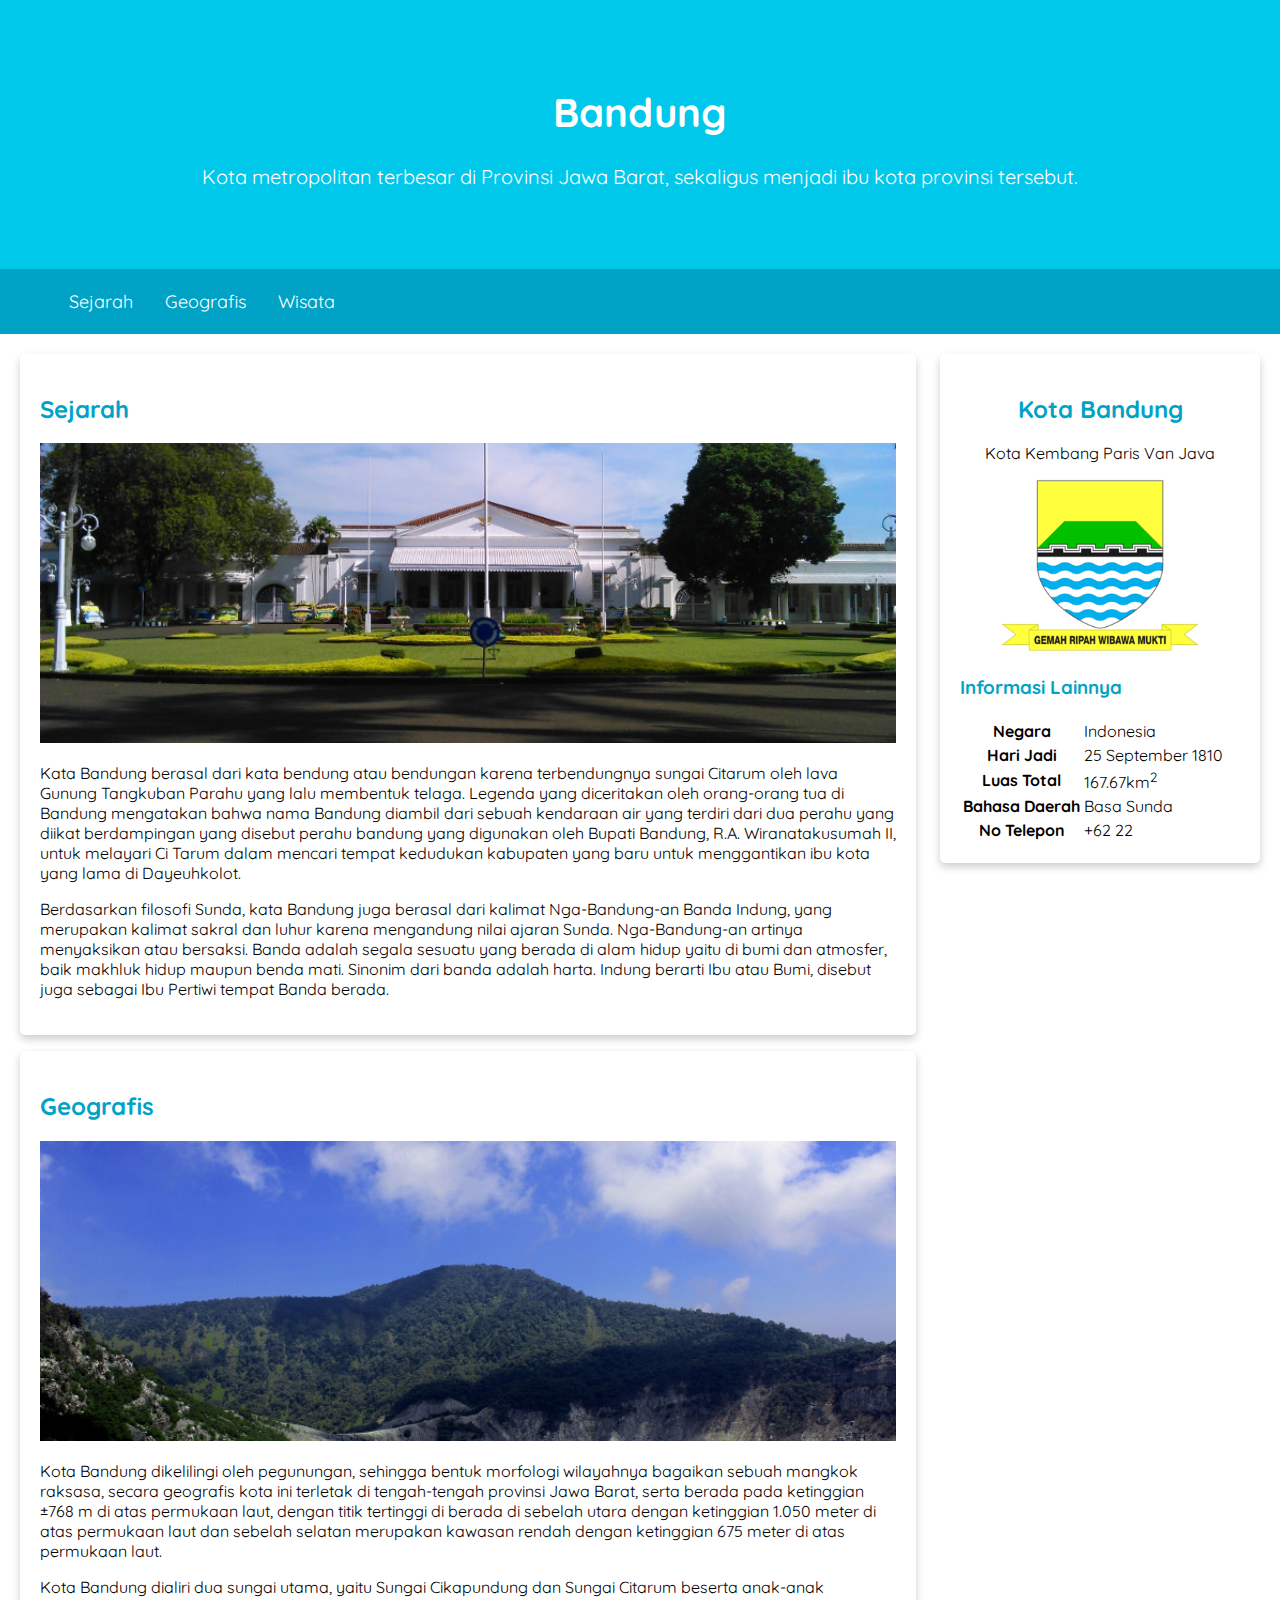
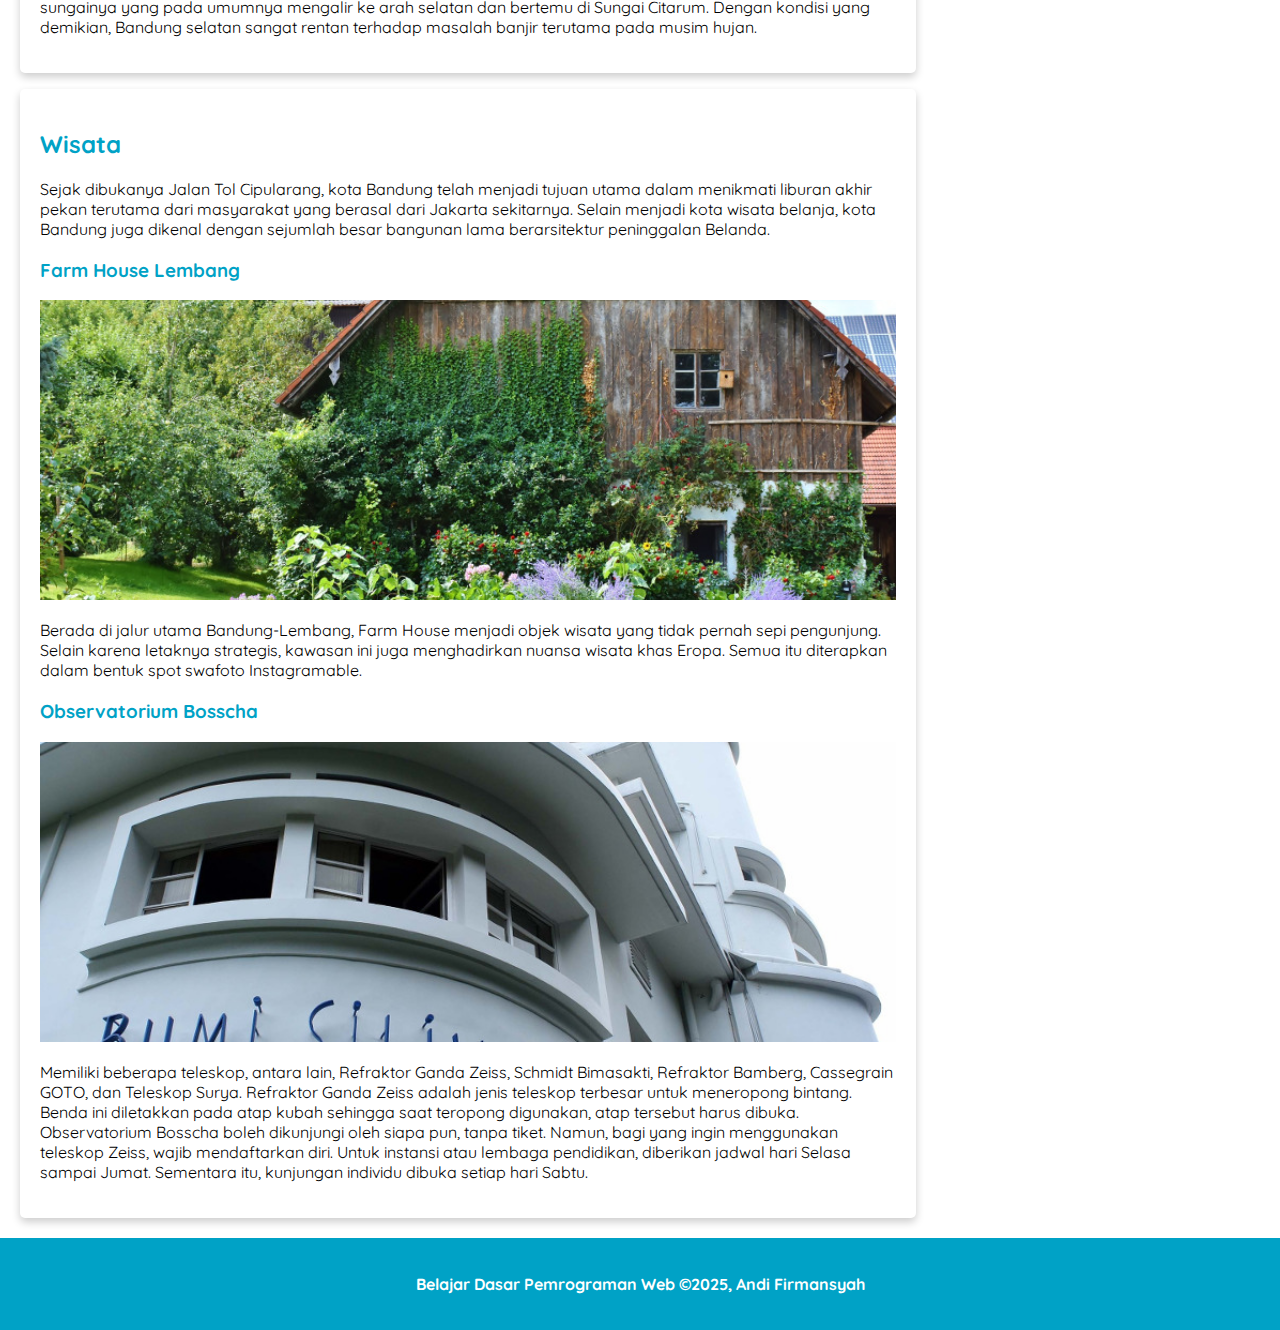
<file: dasar-pemrograman-web/index.html>
<!DOCTYPE html>
<html lang="en">
<head>
  <meta charset="UTF-8">
  <meta name="viewport" content="width=device-width, initial-scale=1.0">

  <title> Halaman Profile Bandung </title>

  <!-- My Own Style -->
  <link rel="stylesheet" href="assets/styles/style.css">

  <!-- Google Fonts -->
  <link rel="preconnect" href="https://fonts.googleapis.com">
  <link rel="preconnect" href="https://fonts.gstatic.com" crossorigin>
  <link href="https://fonts.googleapis.com/css2?family=Quicksand:ital,wght@0,100..900;1,100..900&family=Quicksand:wght@300..700&display=swap" rel="stylesheet">
</head>

<body>
  <header>
    <div class="jumbotron">
      <h1> Bandung </h1>
      <p>
        Kota metropolitan terbesar di Provinsi Jawa Barat, 
        sekaligus menjadi ibu kota provinsi tersebut.
      </p>
    </div>

    <nav>
      <ul>
        <li><a href="#sejarah"> Sejarah </a></li>
        <li><a href="#geografis"> Geografis </a></li>
        <li><a href="#wisata"> Wisata </a></li>
      </ul>
    </nav>
  </header>

  
  <main>
    <!-- Konten Artikel -->
    <div id="content">
      <article id="sejarah" class="card">
        <h2 id="sejarah"> Sejarah </h2>
        <img src="assets/image/history.jpg" alt="Sejarah" class="featured-image">
        <p>
          Kata Bandung berasal dari kata bendung atau bendungan karena terbendungnya sungai Citarum oleh lava Gunung Tangkuban Parahu 
          yang lalu membentuk telaga. Legenda yang diceritakan oleh orang-orang tua di Bandung mengatakan bahwa nama Bandung diambil 
          dari sebuah kendaraan air yang terdiri dari dua perahu yang diikat berdampingan yang disebut perahu bandung yang digunakan 
          oleh Bupati Bandung, R.A. Wiranatakusumah II, untuk melayari Ci Tarum dalam mencari tempat kedudukan kabupaten yang baru 
          untuk menggantikan ibu kota yang lama di Dayeuhkolot.
        </p>
        <p>
          Berdasarkan filosofi Sunda, kata Bandung juga berasal dari kalimat Nga-Bandung-an Banda Indung, yang merupakan kalimat sakral 
          dan luhur karena mengandung nilai ajaran Sunda. Nga-Bandung-an artinya menyaksikan atau bersaksi. Banda adalah segala sesuatu 
          yang berada di alam hidup yaitu di bumi dan atmosfer, baik makhluk hidup maupun benda mati. Sinonim dari banda adalah harta. 
          Indung berarti Ibu atau Bumi, disebut juga sebagai Ibu Pertiwi tempat Banda berada.
        </p>
      </article>
      <article id="geografis" class="card">
        <h2 id="geografis"> Geografis </h2>
        <img src="assets/image/geografis.jpg" alt="Geografis" class="featured-image">
        <p>
          Kota Bandung dikelilingi oleh pegunungan, sehingga bentuk morfologi wilayahnya bagaikan sebuah mangkok raksasa, secara geografis 
          kota ini terletak di tengah-tengah provinsi Jawa Barat, serta berada pada ketinggian ±768 m di atas permukaan laut, dengan titik 
          tertinggi di berada di sebelah utara dengan ketinggian 1.050 meter di atas permukaan laut dan sebelah selatan merupakan kawasan 
          rendah dengan ketinggian 675 meter di atas permukaan laut.
        </p>
        <p>
          Kota Bandung dialiri dua sungai utama, yaitu Sungai Cikapundung dan Sungai Citarum beserta anak-anak sungainya yang pada umumnya 
          mengalir ke arah selatan dan bertemu di Sungai Citarum. Dengan kondisi yang demikian, Bandung selatan sangat rentan terhadap masalah 
          banjir terutama pada musim hujan.
        </p>
      </article>
      <article id="wisata" class="card">
        <h2 id="wisata"> Wisata </h2>
        <p>
          Sejak dibukanya Jalan Tol Cipularang, kota Bandung telah menjadi tujuan utama dalam menikmati liburan akhir pekan terutama dari
          masyarakat yang berasal dari Jakarta sekitarnya. Selain menjadi kota wisata belanja, kota Bandung juga dikenal dengan sejumlah besar 
          bangunan lama berarsitektur peninggalan Belanda.
        </p>
        
        <section>
          <h3> Farm House Lembang </h3>
          <img src="assets/image/farm-house.jpg" alt="Farm House Lembang" class="featured-image">
          <p>
            Berada di jalur utama Bandung-Lembang, Farm House menjadi objek wisata yang tidak pernah sepi pengunjung. Selain karena letaknya 
            strategis, kawasan ini juga menghadirkan nuansa wisata khas Eropa. Semua itu diterapkan dalam bentuk spot swafoto Instagramable.
          </p>
        </section>
        
        <section>
          <h3> Observatorium Bosscha </h3>
          <img src="assets/image/bosscha.jpg" alt="Observatorium Bosscha" class="featured-image">
          <p>
            Memiliki beberapa teleskop, antara lain, Refraktor Ganda Zeiss, Schmidt Bimasakti, Refraktor Bamberg, Cassegrain GOTO, 
            dan Teleskop Surya. Refraktor Ganda Zeiss adalah jenis teleskop terbesar untuk meneropong bintang. Benda ini diletakkan pada 
            atap kubah sehingga saat teropong digunakan, atap tersebut harus dibuka. Observatorium Bosscha boleh dikunjungi oleh siapa pun, 
            tanpa tiket. Namun, bagi yang ingin menggunakan teleskop Zeiss, wajib mendaftarkan diri. Untuk instansi atau lembaga pendidikan, 
            diberikan jadwal hari Selasa sampai Jumat. Sementara itu, kunjungan individu dibuka setiap hari Sabtu.
          </p>
        </section>
      </article>
    </div>

    <!-- Konten Samping -->
    <aside>
      <article class="profile card">
        <header>
          <h2> Kota Bandung </h2>
          <p> Kota Kembang Paris Van Java </p>
          <figure>
            <img src="assets/image/bandung-badge.png">
          </figure>
        </header>

        <section>
          <h3> Informasi Lainnya </h3>
          
          <table>
            <tr>
              <th> Negara </th>
              <td> Indonesia </td>
            </tr>
            <tr>
              <th> Hari Jadi </th>
              <td> 25 September 1810 </td>
            </tr>
            <tr>
              <th> Luas Total </th>
              <td> 167.67km<sup>2</sup></td>
            </tr>
            <tr>
              <th> Bahasa Daerah </th>
              <td> Basa Sunda </td>
            </tr>
            <tr>
              <th> No Telepon </th>
              <td> +62 22 </td>
            </tr>
          </table>
        </section>
      </article>
    </aside>
  </main>

  <footer>
    <p> Belajar Dasar Pemrograman Web &#169;2025, Andi Firmansyah </p>
  </footer>
</body>
</html>
</file>
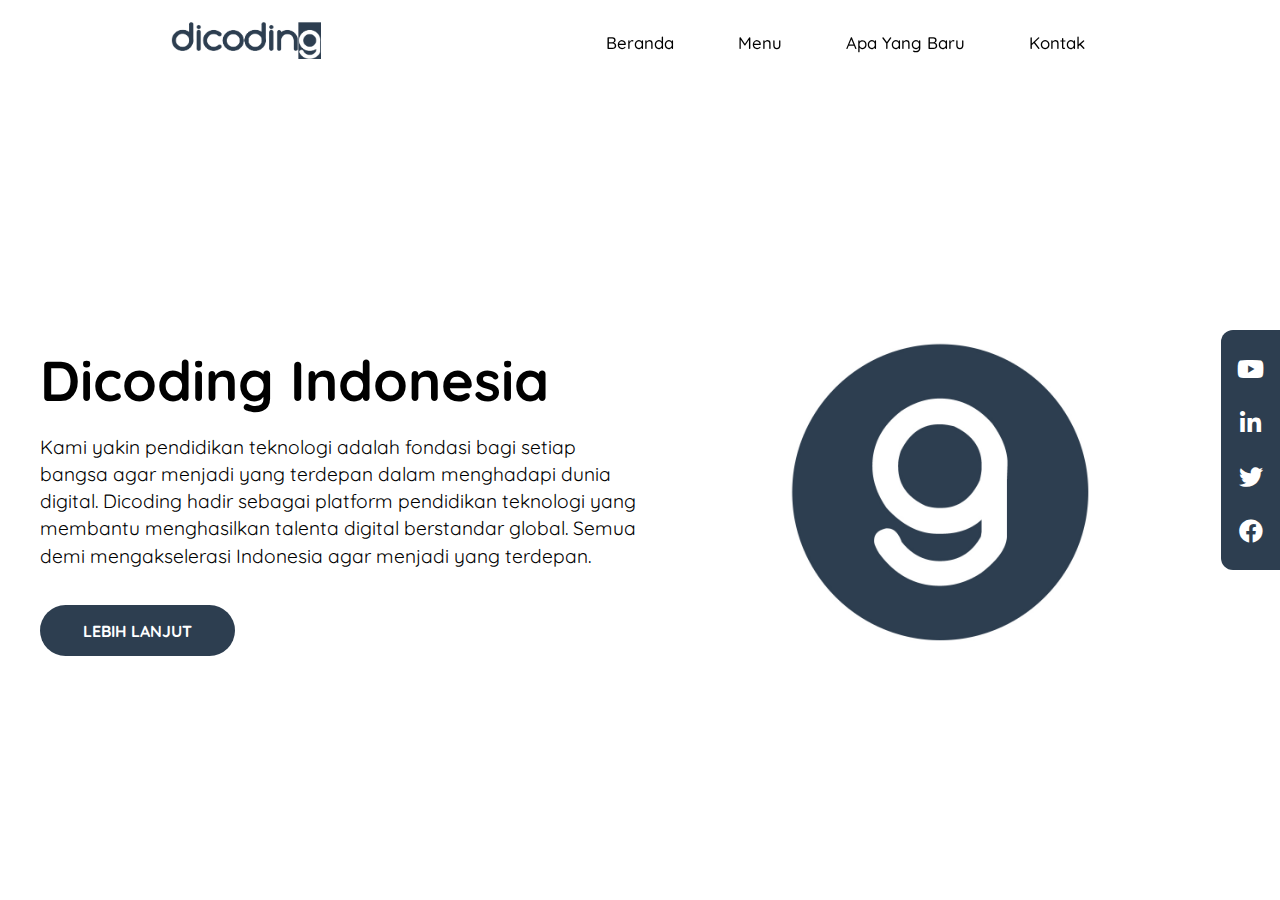
<file: landing-page-dicoding/index.html>
<!DOCTYPE html>
<html lang="en">
<head>
  <meta charset="UTF-8">
  <meta name="viewport" content="width=device-width, initial-scale=1.0">
  
  <title> Landing Page Dicoding </title>

  <!-- My Own CSS -->
  <link rel="stylesheet" href="css/app.css">

  <!-- Google Fonts -->
  <link rel="preconnect" href="https://fonts.googleapis.com">
  <link rel="preconnect" href="https://fonts.gstatic.com" crossorigin>
  <link href="https://fonts.googleapis.com/css2?family=Quicksand:ital,wght@0,100..900;1,100..900&family=Quicksand:wght@300..700&display=swap" rel="stylesheet">

  <!-- Font Awesome 5.15.4 -->
  <link 
    rel="stylesheet" 
    href="https://cdnjs.cloudflare.com/ajax/libs/font-awesome/5.15.4/css/all.min.css" 
    integrity="sha512-1ycn6IcaQQ40/MKBW2W4Rhis/DbILU74C1vSrLJxCq57o941Ym01SwNsOMqvEBFlcgUa6xLiPY/NS5R+E6ztJQ==" 
    crossorigin="anonymous" 
    referrerpolicy="no-referrer" 
  />

  
</head>

<body>
  <!-- Isi Konten Halaman Web -->
  <!-- NAVIGATION BAR -->
  <header class="navbar-container">
    <div class="logo">
      <img src="img/dicoding-header-logo.png" alt="Dicoding Indonesia">
    </div>

    <nav class="nav-list">
      <ul>
        <li><a href="#"> Beranda </a></li>
        <li><a href="#"> Menu </a></li>
        <li><a href="#"> Apa Yang Baru </a></li>
        <li><a href="#"> Kontak </a></li>
      </ul>
    </nav>
  </header>

  <!-- KONTEN HALAMAN -->
  <main>
    <div class="content">
      <div class="content-description">
        <h1 class="title"> Dicoding Indonesia </h1>
        <p>
          Kami yakin pendidikan teknologi adalah fondasi bagi setiap bangsa agar menjadi yang
          terdepan dalam menghadapi dunia digital. Dicoding hadir sebagai platform pendidikan
          teknologi yang membantu menghasilkan talenta digital berstandar global. Semua demi
          mengakselerasi Indonesia agar menjadi yang terdepan.
        </p>

        <button> Lebih lanjut </button>
      </div>
      <div class="content-image">
        <img src="img/circle-g.jpg" alt="Dicoding Indonesia">
      </div>
    </div>

    <aside>
      <div class="social-media">
        <ul>
          <li><a href="#"><i class="fab fa-youtube"></i></a></li>
          <li><a href="#"><i class="fab fa-linkedin-in"></i></a></li>
          <li><a href="#"><i class="fab fa-twitter"></i></a></li>
          <li><a href="#"><i class="fab fa-facebook"></i></a></li>
        </ul>
      </div>
    </aside>
  </main>

</body>
</html>
</file>
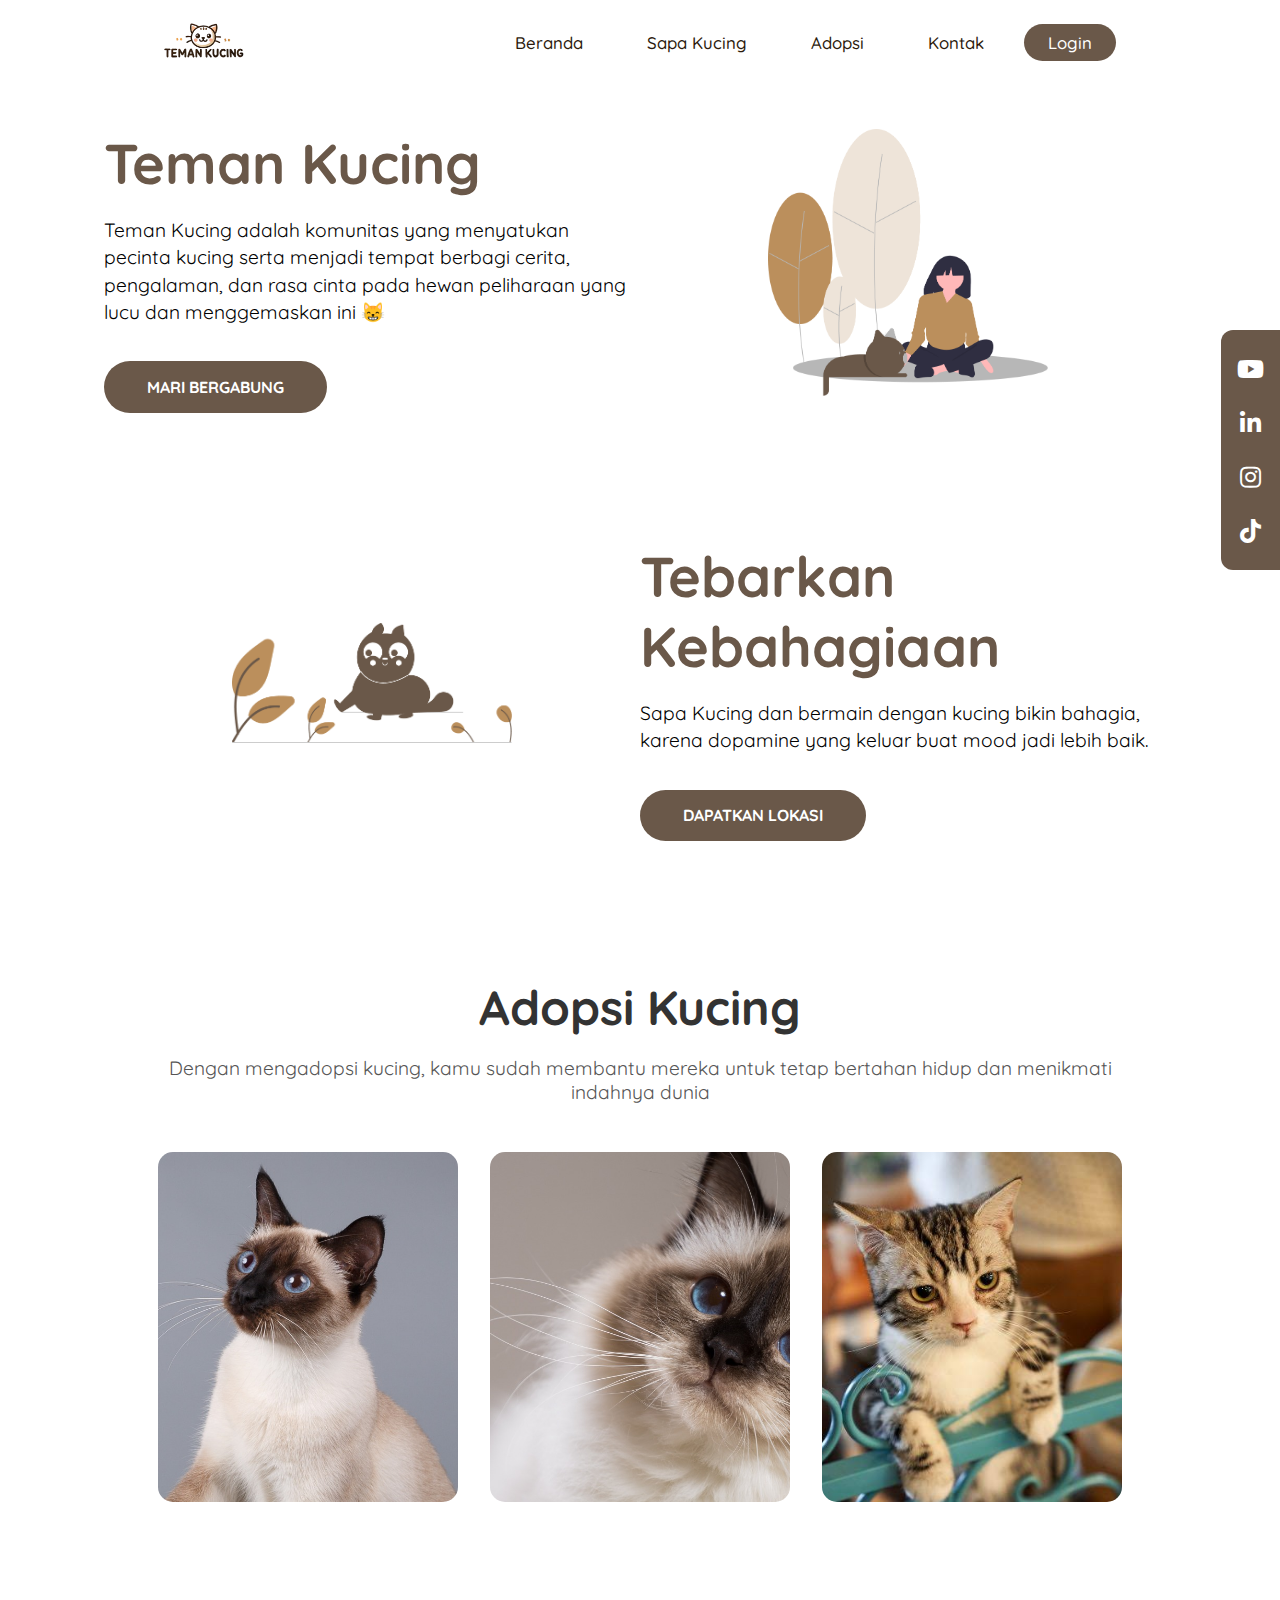
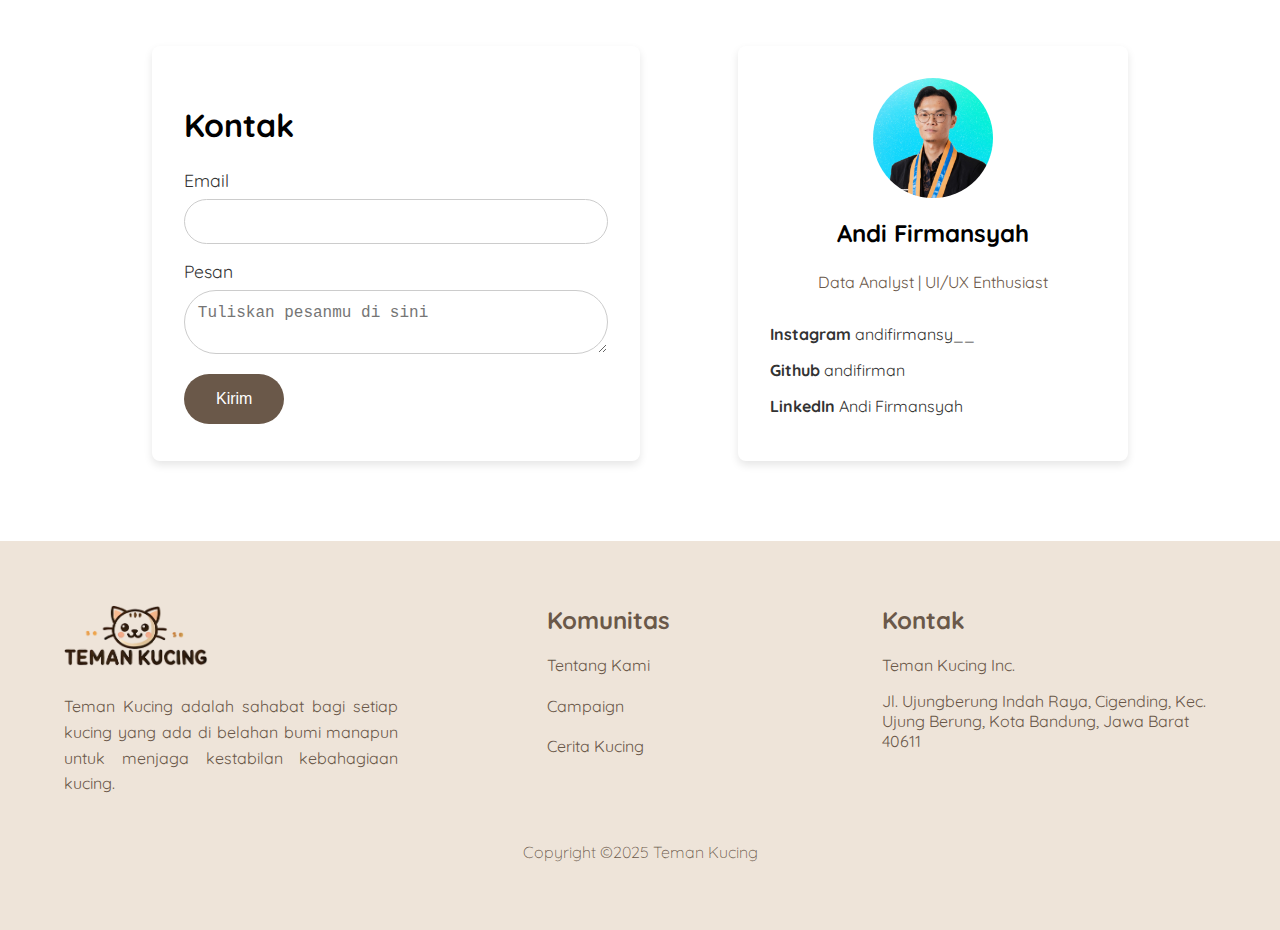
<file: submissions-pemrograman-web-dicoding-cat-lover/index.html>
<!DOCTYPE html>
<html lang="en">
<head>
  <meta charset="UTF-8">
  <meta name="viewport" content="width=device-width, initial-scale=1.0">
  
  <title> Teman Kucing </title>

  <!-- My Own CSS -->
  <link rel="stylesheet" href="css/app.css">

  <!-- Google Fonts -->
  <link rel="preconnect" href="https://fonts.googleapis.com">
  <link rel="preconnect" href="https://fonts.gstatic.com" crossorigin>
  <link href="https://fonts.googleapis.com/css2?family=Quicksand:ital,wght@0,100..900;1,100..900&family=Quicksand:wght@300..700&display=swap" rel="stylesheet">

  <!-- Font Awesome 5.15.4 -->
  <link 
    rel="stylesheet" 
    href="https://cdnjs.cloudflare.com/ajax/libs/font-awesome/5.15.4/css/all.min.css" 
    integrity="sha512-1ycn6IcaQQ40/MKBW2W4Rhis/DbILU74C1vSrLJxCq57o941Ym01SwNsOMqvEBFlcgUa6xLiPY/NS5R+E6ztJQ==" 
    crossorigin="anonymous" 
    referrerpolicy="no-referrer" 
  />

  <!-- Icon Tab -->
  <link rel="icon" href="img/cat-icon.svg" type="image/x-icon">

</head>

<body>
  <!-- Isi Konten Halaman Web -->
  <!-- NAVIGATION BAR -->
  <header class="navbar-container">
    <div class="logo">
      <img src="img/teman-kucing-header-logo.png" alt="Dicoding Indonesia">
    </div>

    <nav class="nav-list">
      <ul>
        <li><a href="#beranda"> Beranda </a></li>
        <li><a href="#sapa-kucing"> Sapa Kucing </a></li>
        <li><a href="#adopsi"> Adopsi </a></li>
        <li><a href="#kontak"> Kontak </a></li>
        <li class="login-button"><a href="#"> Login </a></li>
      </ul>
    </nav>
  </header>

  <!-- KONTEN HALAMAN -->
  <main>
    <article>
      <div class="content content-left-align" id="beranda">
        <div class="content-description">
          <h1 class="title"> Teman Kucing </h1>
          <p>
            Teman Kucing adalah komunitas yang menyatukan pecinta kucing 
            serta menjadi tempat berbagi cerita, pengalaman, dan rasa cinta 
            pada hewan peliharaan yang lucu dan menggemaskan ini 😸
          </p>

          <button> Mari Bergabung </button>
        </div>
        <div class="content-image">
          <img src="img/teman-kucing-illustration.png" alt="Dicoding Indonesia">
        </div>
      </div>
    </article>
    
    <article>
      <div class="content content-right-align" id="sapa-kucing">
        <div class="content-description">
          <h1 class="title"> Tebarkan Kebahagiaan </h1>
          <p>
            Sapa Kucing dan bermain dengan kucing bikin bahagia, 
            karena dopamine yang keluar buat mood jadi lebih baik.
          </p>

          <button> Dapatkan Lokasi </button>
        </div>
        <div class="content-image">
          <img src="img/content-cat.png" alt="Dicoding Indonesia">
        </div>
      </div>
    </article>

    <article>
      <div class="gallery" id="adopsi">
        <h2> Adopsi Kucing </h2>
        <p> Dengan mengadopsi kucing, kamu sudah membantu mereka untuk tetap bertahan hidup dan menikmati indahnya dunia </p>
        
        <div class="card-container">
          <div class="card">
            <div class="card-inner">
              <div class="card-front">
                <img src="img/siamese.jpeg" alt="Kucing Siamese">
              </div>
              <div class="card-back">
                <h3> Kucing Siamese </h3>
                <p> Teman baru yang elegan, ramah, dan bersemangat </p>
              </div>
            </div>
          </div>
          
          <div class="card">
            <div class="card-inner">
              <div class="card-front">
                <img src="img/birman.jpeg" alt="Kucing Birman">
              </div>
              <div class="card-back">
                <h3> Kucing Birman </h3>
                <p> Mata biru memukau dan tubuh panjang berbulu lebat </p>
              </div>
            </div>
          </div>
          
          <div class="card">
            <div class="card-inner">
              <div class="card-front">
                <img src="img/domestik.jpeg" alt="Kucing Domestik">
              </div>
              <div class="card-back">
                <h3> Kucing Domestik </h3>
                <p> Selalu tampil lucu dan menggemaskan serta enerjik </p>
              </div>
            </div>
          </div>
        </div>
      </div>
    </article>

    <!-- SECTION OWENER PROFILE INFORMATION -->
    <aside class="aside-profile-information">
      <div class="contact-owner" id="kontak">
        <!-- Form Contact -->
        <div class="contact-form">
          <h2> Kontak </h2>
          <form>
            <label for="email"> Email </label>
            <input type="email" id="email" name="email" required>
      
            <label for="message"> Pesan </label>
            <textarea id="message" name="message" required placeholder="Tuliskan pesanmu di sini"></textarea>
      
            <button type="submit"> Kirim </button>
          </form>
        </div>
      
        <!-- Contact Info -->
        <div class="contact-info">
          <div class="profile">
            <div class="profile-header">
              <img src="img/profile.jpg" alt="Profile Picture">
              <h3> Andi Firmansyah </h3>
              <p> Data Analyst | UI/UX Enthusiast </p>
            </div>
            <div class="profile-details">
              <p><strong> Instagram </strong> andifirmansy__ </p>
              <p><strong> Github </strong> andifirman </p>
              <p><strong> LinkedIn </strong> Andi Firmansyah </p>
            </div>
          </div>
        </div>
      </div>
    </aside>

    <!-- SIDE SOCIAL MEDIA MENU -->
    <aside>
      <div class="social-media">
        <ul>
          <li><a href="https://youtu.be/s9tAQv0yrwE?feature=shared" target="_blank"><i class="fab fa-youtube"></i></a></li>
          <li><a href="https://www.linkedin.com/in/andifirmansyah/" target="_blank"><i class="fab fa-linkedin-in"></i></a></li>
          <li><a href="https://www.instagram.com/andifirmansy__" target="_blank"><i class="fab fa-instagram"></i></a></li>
          <li><a href="#"><i class="fab fa-tiktok"></i></a></li>
        </ul>
      </div>
    </aside>
  </main>

  <footer id="footer">
    <div class="footer-content">
      <div class="footer-logo">
        <img src="img/teman-kucing-header-logo.png" alt="Teman Kucing">
        <p> 
          Teman Kucing adalah sahabat bagi setiap kucing yang ada di belahan bumi manapun
          untuk menjaga kestabilan kebahagiaan kucing.
        </p>
      </div>
      <div class="footer-container">
        <h4 class="text-primary"> Komunitas </h4>
        <ul>
          <li class="nav-item"><a href="#"> Tentang Kami </a></li>
          <li class="nav-item"><a href="#"> Campaign </a></li>
          <li class="nav-item"><a href="#"> Cerita Kucing </a></li>
        </ul>
      </div>
      <div class="footer-company-contact">
        <h4 class="text-primary"> Kontak </h4>
        <p> Teman Kucing Inc. </p>
        <p> Jl. Ujungberung Indah Raya, Cigending, Kec. Ujung Berung, Kota Bandung, Jawa Barat 40611 </p>
      </div>
    </div>
  
    <div class="footer-copyright">
      <p> Copyright &#169;2025 Teman Kucing </p>
    </div>
  </footer>

</body>
</html>
</file>
<file: dasar-pemrograman-web/assets/styles/style.css>
*{
  box-sizing: border-box;
}

body{
  font-family: 'Quicksand', sans-serif;

  margin: 0;
  padding: 0;
}

h2, 
h3{
  color: #00A2C6;
}

footer{
  padding: 20px;
  color: #FFF;
  background-color: #00A2C6;
  text-align: center;
  font-weight: bold;
}

nav a{
  font-size: 18px;
  font-weight: 400;
  text-decoration: none;

  color: #FFF;
}

nav a:hover{
  font-weight: bold;
}

.profile header{
  text-align: center;
}

.featured-image{
  width: 100%;
  max-height: 300px;
  object-fit: cover;
  object-position: center;
}

.profile img{
  width: 200px;
}

.card{
  box-shadow: 0 4px 8px 0 rgba(0, 0, 0, 0.2);
  border-radius: 5px;

  padding: 20px;
}

.jumbotron{
  font-size: 20px;
  padding: 60px;
  background-color: #00C8EB;
  text-align: center;
  color: #FFF;
}

nav{
  background-color: #00A2C6;
  padding: 5px;

  position: sticky;
  top: 0;
}

nav ul{
  padding-inline: 4rem;
  display: flex;

  gap: 2rem;
}

nav li{
  list-style-type: none;
}

main{
  padding: 20px;

  display: flex;
  gap: 1.5rem;
}

#content{
  flex: 5;

  display: flex;
  flex-flow: column nowrap;
  gap: 1rem 2rem;
}

aside{
  flex: 1;
}

header{
  display: inline;
}

/* Perangkat dengan lebar layar 1200px dan di bawahnya */
@media screen and (max-width: 1200px){
  main{
    flex-flow: column nowrap;
  }

  main aside{
    align-self: center;
  }
}

/* Perangkat dengan lebar layar 768px dan di bawahnya */
@media screen and (max-width: 768px){
  nav ul{
    justify-content: center;
  }

  main aside{
    align-self: stretch;
  }
}
</file>
<file: landing-page-dicoding/css/app.css>
*,
*::before,
*::after{
  box-sizing: border-box;
}

body{
  font-family: 'Quicksand', sans-serif;

  height: 100vh;
  margin: 0;

  display: flex;
  flex-direction: column;
}

header.navbar-container{
  width: 100%;
  max-width: 1200px;
  padding-block: 1rem;
  margin-inline: auto;

  display: flex;
  justify-content: space-around;
  align-items: center;

  z-index: 9999;
}


/* Styling Rule untuk navbar */
header.navbar-container .logo img{
  width: 150px;
}

header.navbar-container .nav-list ul{
  padding-left: 0;

  display: flex;
  justify-content: center;
  gap: 2rem 1rem;
}

header.navbar-container .nav-list li{
  list-style-type: none;
}

header.navbar-container .nav-list li a{
  padding: 0.5rem 1.5rem;
  border-radius: 999px;

  text-decoration: none;
  font-size: 1.05rem;
  font-weight: 500;
  color: #000;

  transition: all 0.2 ease-in-out;
}

header.navbar-container .nav-list li:hover a{
  background-color: #425C77;
  color: #FFF;
}


/* Styling Rule untuk main content */
main{
  flex: 1;

  width: 100%;
  max-width: 1200px;
  margin-inline: auto;
  padding: 2rem 4 rem;
  
  display: flex;
  align-items: center;
}

main .content{
  flex: 1;

  display: flex;
  align-items: center;
}

main .content .content-description{
  flex: 1 1;
}

main .content .content-description .title{
  margin-block: 1rem;

  font-size: 3.5rem;
}

main .content .content-description  p{
  font-size: 1.2rem;
  line-height: 1.7rem;
}

main .content .content-description button{
  padding: 0.8rem 2.5rem;
  border: 3px solid transparent;
  border-radius: 999px;
  margin-block-start: 1rem;

  background-color: #2D3E50;

  font-family: 'Quicksand', sans-serif;
  text-transform: uppercase;
  font-size: 1rem;
  font-weight: 700;
  color: white;

  cursor: pointer;
  transition: all 0.15s ease-in;
}

main .content .content-description button:hover{
  border: 3px solid #2D3E50;
  background-color: transparent;

  color: #2D3E50;
}

main .content .content-image{
  flex: 1;

  display: flex;
}

main .content .content-image img{
  width: 300px;
  min-width: 250px;
  margin: auto;
  -webkit-user-drag: none;
}

/* Styling Rule untuk aside (media sosial) */
main aside{
  position: fixed;
  inset-block: 0;
  inset-inline-end: 0;
}

main aside .social-media{
  height: 100%;
  display: flex;
}

main aside .social-media ul{
  padding: 1.5rem 1rem;
  border-top-left-radius: 12px;
  border-bottom-left-radius: 12px;
  margin: auto;
  background-color: #2D3E50;

  display: flex;
  flex-flow: column nowrap;
  align-items: center;
  justify-content: center;
  gap: 1.5rem;
}

main aside .social-media li{
  list-style-type: none;
}

main aside .social-media li a{
  text-decoration: none;
  font-size: 1.5rem;
  color: #FFF;

  transition: all 0.1s ease-in-out;
}

main aside .social-media li a:hover{
  color: #89B0D9;
}

/* Mengatur responsivitas mobile device */
/* Medium devices (768px dan di bawahnya) */
@media screen and (max-width: 768px){
  header.navbar-container{
    flex-direction: column;
  }

  header.navbar-container .nav-list ul{
    flex-wrap: wrap;
    column-gap: 0.5rem;
  }

  main{
    padding: 1rem 3rem;
  }

  main .content{
    flex-direction: column;
    gap: 2rem;
  }

  main .content .content-description .title{
    font-size: 3rem;
  }

  main .content .content-description p{
    font-size: 1rem;
  }

  main .content .content-image{
    order: -1;
  }
}
</file>
<file: submissions-pemrograman-web-dicoding-cat-lover/css/app.css>
*,
*::before,
*::after{
  box-sizing: border-box;
}

html{
  scroll-behavior: smooth;
}

body{
  font-family: 'Quicksand', sans-serif;

  height: 100vh;
  margin: 0;

  display: flex;
  flex-direction: column;
}

header.navbar-container{
  width: 100%;
  max-width: 1200px;
  padding-block: 1rem;
  margin-inline: auto;

  display: flex;
  justify-content: space-around;
  align-items: center;

  z-index: 9999;

  /* Fix navbar at the top */
  position: fixed;
  top: 0;
  left: 0;
  right: 0;

  background-color: #FFF;
}

.text-primary{
  color: #6A5849;
}

/* Styling Rule untuk navbar */
header.navbar-container .logo img{
  width: 80px;

  -webkit-user-drag: none;
}

header.navbar-container .nav-list ul{
  padding-left: 0;

  display: flex;
  justify-content: center;
  gap: 2rem 1rem;
}

header.navbar-container .nav-list li{
  list-style-type: none;
}

header.navbar-container .nav-list li a{
  padding: 0.5rem 1.5rem;
  border-radius: 999px;

  text-decoration: none;
  font-size: 1.05rem;
  font-weight: 500;
  color: #2C1A0C;

  transition: background-color 0.25s ease-in-out;
}

header.navbar-container .nav-list li:hover a{
  background-color: #6A5849;
  color: #FFF;
}

/* Button for Login */
header.navbar-container .nav-list .login-button a{
  padding: 0.5rem 1.5rem;
  border-radius: 999px;

  text-decoration: none;
  font-size: 1.05rem;
  font-weight: 500;
  color: #FFF;
  background-color: #6A5849;

  transition: background-color 0.25s ease-in-out;
}

header.navbar-container .nav-list .login-button:hover a{
  border: 1px solid #6A5849;
  background-color: #FFF;
  color: #2C1A0C;
}


/* Styling Rule untuk main content */
/* Content pertama (left align) */
main{
  flex: 1;

  width: 100%;
  max-width: 1200px;
  margin-inline: auto;
  padding: 7rem 4rem 2rem 4rem;
  
  display: flex;
  flex-direction: column;  
  align-items: center;
}

main .content{
  width: 100%;

  display: flex;
  align-items: center;
  justify-content: space-between;
  margin-bottom: 2rem;
}

main .content .content-description{
  flex: 1;
}

main .content .content-description .title{
  color: #6A5849;
  margin-block: 1rem;

  font-size: 3.5rem;
}

main .content .content-description p{
  font-size: 1.2rem;
  line-height: 1.7rem;
}

main .content .content-description button{
  padding: 0.8rem 2.5rem;
  border: 3px solid transparent;
  border-radius: 999px;
  margin-block-start: 1rem;

  background-color: #6A5849;

  font-family: 'Quicksand', sans-serif;
  text-transform: uppercase;
  font-size: 1rem;
  font-weight: 700;
  color: #FFF;

  cursor: pointer;
  transition: all 0.15s ease-in;
}

main .content .content-description button:hover{
  border: 2px solid #6A5849;
  background-color: transparent;

  color: #6A5849;
}

main .content .content-image{
  flex: 1;

  display: flex;
}

main .content .content-image img{
  width: 280px;
  min-width: 250px;
  margin: auto;
  -webkit-user-drag: none;
}


article {
  display: block;
  width: 100%;
  margin: 0;
}


/* Styling untuk konten dengan class content-right-align */
.content-right-align{
  display: flex;
  flex-direction: row-reverse;  
  align-items: center;
  margin-bottom: 2rem;
  margin-top: 5rem;
}

.content-right-align .content-image{
  width: 1500px;
}

/* Styling Rule untuk card (Adopsi section) */
.gallery{
  text-align: center;
  padding: 4rem 2rem;
}

.gallery h2{
  font-size: 3rem;
  color: #333;
  margin-bottom: 1rem;
}

.gallery p{
  font-size: 1.2rem;
  color: #555;
  margin-bottom: 3rem;
}

.card-container{
  display: flex;
  justify-content: center;
  gap: 2rem;
  flex-wrap: wrap;
}

.card{
  width: 300px;
  height: 350px;
  perspective: 1000px;
}

.card-inner{
  position: relative;
  width: 100%;
  height: 100%;
  transform-style: preserve-3d;
  transition: transform 0.6s;
}

.card:hover .card-inner{
  transform: rotateY(180deg);
}

.card-front,
.card-back{
  position: absolute;
  width: 100%;
  height: 100%;
  backface-visibility: hidden; 
}

.card-front img{
  width: 100%;
  height: 100%;
  object-fit: cover;
  border-radius: 15px;
}

.card-back{
  background-color: #FFF;
  color: #6A5849;
  display: flex;
  justify-content: center;
  align-items: center;
  flex-direction: column;
  padding: 1.5rem;
  border-radius: 15px;
  transform: rotateY(180deg);
  border: 2px solid #6A5849;
}

.card-back h3{
  font-size: 1.5rem;
  margin-bottom: 1rem;
}

.card-back p{
  font-size: 1rem;
  color: #777;
}


/* Styling Rule untuk aside (media sosial) */
main aside{
  position: fixed;
  inset-block: 0;
  inset-inline-end: 0;
}

main aside .social-media{
  height: 100%;
  display: flex;
}

main aside .social-media ul{
  padding: 1.5rem 1rem;
  border-top-left-radius: 12px;
  border-bottom-left-radius: 12px;
  margin: auto;
  background-color: #6A5849;

  display: flex;
  flex-flow: column nowrap;
  align-items: center;
  justify-content: center;
  gap: 1.5rem;
}

main aside .social-media li{
  list-style-type: none;
}

main aside .social-media li a{
  text-decoration: none;
  font-size: 1.5rem;
  color: #FFF;

  transition: all 0.1s ease-in-out;
}

main aside .social-media li a:hover{
  color: #BB8F5C;
}

/* Styling rule untuk contact person */
.contact-owner {
  display: flex;
  justify-content: space-between;
  padding: 2rem;
  gap: 2rem;
}

.contact-form {
  width: 50%;
  background-color: white;
  padding: 2rem;
  border-radius: 8px;
  box-shadow: 0 4px 8px rgba(0, 0, 0, 0.1);
}

.contact-form h2 {
  font-size: 2rem;
  margin-bottom: 1.5rem;
}

.contact-form label {
  display: block;
  margin-bottom: 0.5rem;
  font-size: 1.1rem;
  color: #333;
}

.contact-form input,
.contact-form textarea {
  width: 100%;
  padding: 0.8rem;
  margin-bottom: 1rem;
  border-radius: 50px;
  border: 1px solid #ccc;
  font-size: 1rem;
}

.contact-form button {
  padding: 1rem 2rem;
  background-color: #6A5849;
  color: white;
  border: none;
  border-radius: 50px;
  font-size: 1rem;
  cursor: pointer;
}

.contact-form button:hover {
  background-color: #555;
}

.contact-info {
  width: 40%;
  background-color: white;
  padding: 2rem;
  border-radius: 8px;
  box-shadow: 0 4px 8px rgba(0, 0, 0, 0.1);
}

.profile-header {
  text-align: center;
  margin-bottom: 2rem;
}

.profile-header img {
  width: 120px;
  height: 120px;
  border-radius: 50%;
  object-fit: cover;
}

.profile-header h3 {
  margin-top: 1rem;
  font-size: 1.5rem;
}

.profile-header p {
  font-size: 1rem;
  color: #6A5849;
}

.profile-details p {
  font-size: 1rem;
  color: #333;
  margin-bottom: 0.8rem;
}

.profile-details strong {
  font-weight: bold;
}

main aside.aside-profile-information {
  position: relative;
  margin-top: 2rem;
  padding: 1rem;
  width: 100%;
}



/* Styling Rule untuk footer */
#footer{
  padding: 2rem 4rem;
  background-color: #EEE4D9;
}

.footer-content{
  display: flex;
}

.footer-logo,
.footer-container,
.footer-company-contact{
  flex: 1;
}

.footer-logo img{
  margin-top: 2rem;
  width: 9rem;
}

.footer-logo p{
  margin-top: 1.5rem;
  font-size: 1rem;
  line-height: 1.6;
  text-align: justify;
  color: #6A5849;
}

.footer-container h4,
.footer-company-contact h4{
  font-weight: bold;
  font-size: 1.5rem;
  margin-bottom: 1.25rem;
}

.footer-content p{
  margin-bottom: 0.6rem;
  color: #6A5849;
}

.footer-container{
  padding-left: 9.3rem;
}

.footer-container ul{
  padding-left: 0;
}

.footer-container li{
  list-style-type: none;
  margin: 0 0 1.3rem;
}

.footer-container li a{
  text-decoration: none;
  color: #6A5849;
}


.footer-copyright{
  color: #6A5849;

  padding: 1.25rem 2.5rem;
  font-size: 1rem;
  font-weight: 200;
  text-align: center;
}

/* Mengatur responsivitas mobile device */
/* Medium devices (768px dan di bawahnya) */
@media screen and (max-width: 768px){
  /* Responsif untuk header (navbar) */
  header.navbar-container {
    flex-direction: column;
    align-items: center; 
    padding: 1rem 0; 
  }

  header.navbar-container .nav-list ul {
    flex-direction: column; 
    justify-content: flex-start;
    align-items: center;
    gap: 1rem;
    width: 100%;
  }

  header.navbar-container .logo img {
    width: 60px; 
  }

  header.navbar-container .nav-list li a {
    font-size: 1.2rem; 
    padding: 0.5rem 2rem;
  }

  header.navbar-container .nav-list .login-button a {
    font-size: 1.2rem;
    padding: 0.5rem 2rem;
  }

  /* Responsif untuk main */
  main {
    padding: 5rem 2rem 2rem 2rem; 
  }

  main .content {
    flex-direction: column; 
    align-items: center;
    justify-content: center;
  }

  main .content .content-description {
    text-align: center; 
    margin-bottom: 1.5rem;
  }

  main .content .content-description .title {
    font-size: 2.5rem; 
  }

  main .content .content-description p {
    font-size: 1.1rem;
  }

  main .content .content-image {
    margin-top: 2rem; 
  }

  main .content .content-image img {
    width: 200px;
  }

  /* Responsif untuk card */
  .card {
    width: 250px;
    height: 300px;
  }

  /* Responsif untuk footer */
  #footer {
    padding: 2rem 2rem;
  }

  .footer-content {
    flex-direction: column; 
    align-items: center;
    text-align: center;
  }

  .footer-logo,
  .footer-container,
  .footer-company-contact {
    flex: none;
    margin-bottom: 2rem; 
  }

  .footer-container {
    padding-left: 0;
  }

  .footer-container ul {
    display: flex;
    flex-direction: column; 
    align-items: center;
    gap: 1rem;
  }

  .footer-logo img {
    width: 7rem;
  }

  .footer-container h4,
  .footer-company-contact h4 {
    font-size: 1.25rem; 
  }

  .footer-content p {
    font-size: 0.9rem; 
  }

  .footer-copyright {
    font-size: 0.9rem; 
    padding: 1.25rem;
  }
}
</file>
